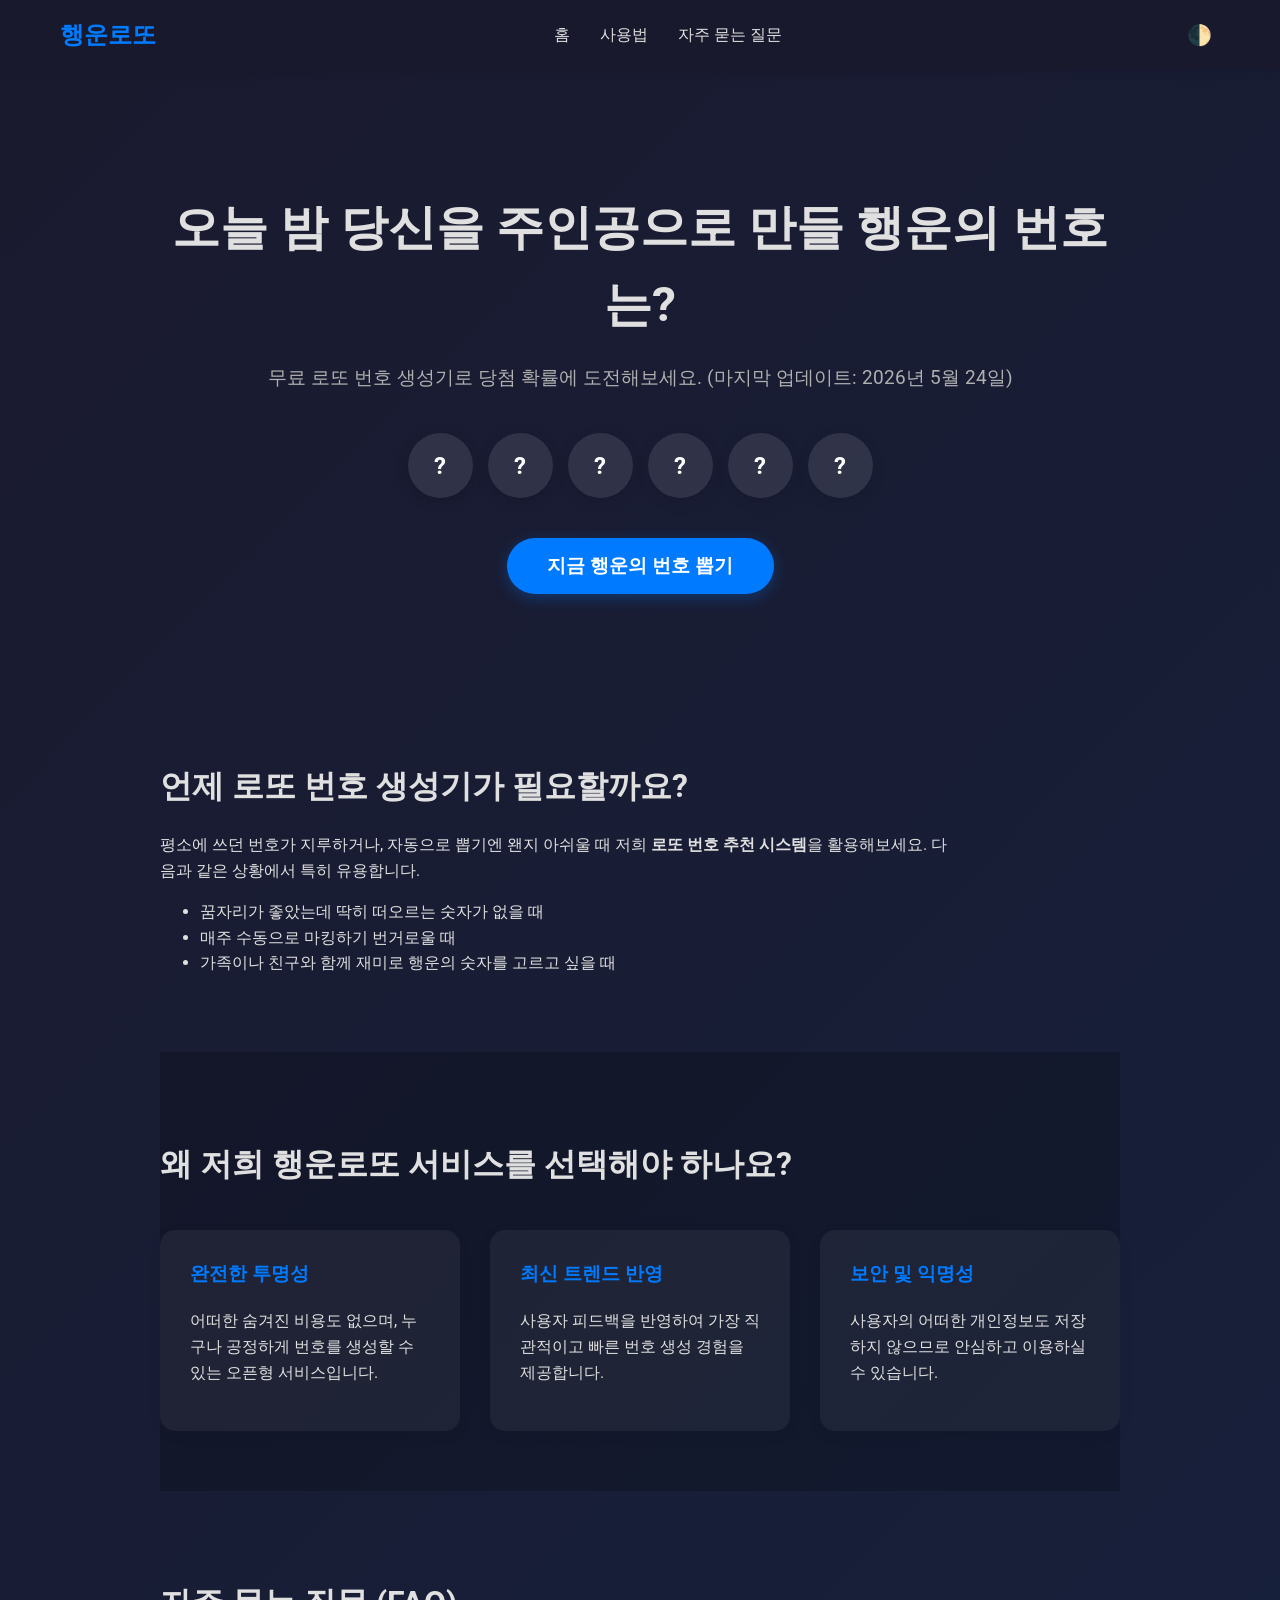
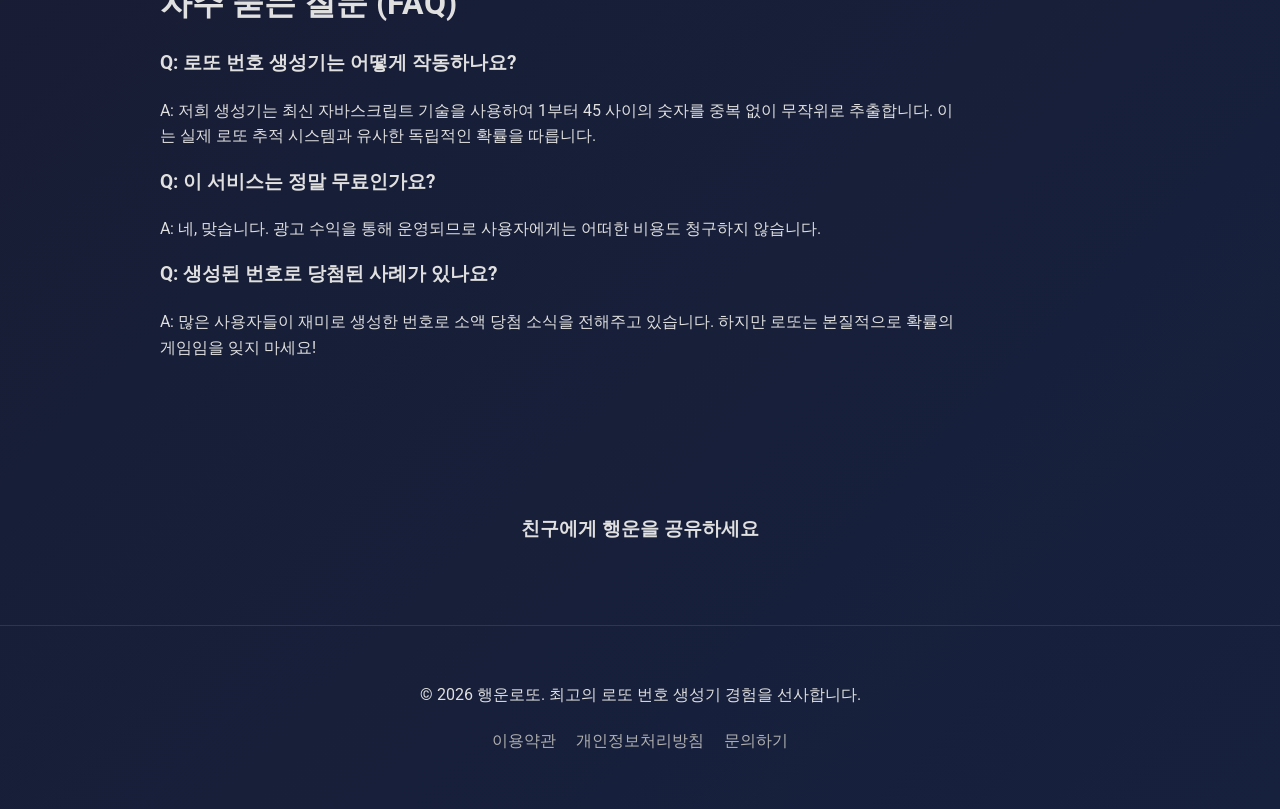
<file: index.html>
<!DOCTYPE html>
<html lang="ko">
<head>
    <meta charset="UTF-8">
    <meta name="viewport" content="width=device-width, initial-scale=1.0">
    <title>로또 번호 생성기 - 무료 행운의 로또 당첨 번호 추천 조합</title>
    <meta name="description" content="매주 로또 당첨의 기회를 잡으세요! 가장 정확하고 빠른 로또 번호 생성기입니다. 6개의 행운의 숫자를 무료로 확인하고 오늘 밤 주인공이 되어보세요.">
    <meta name="keywords" content="로또 번호 생성기, 로또 당첨 번호, 무료 로또 번호 생성, 로또 번호 추천, 행운의 숫자 조합, 로또 1등 번호, lotto number generator">
    <link rel="canonical" href="https://lotto.example.com/">
    
    <!-- Favicon -->
    <link rel="icon" href="data:image/svg+xml,<svg xmlns=%22http://www.w3.org/2000/svg%22 viewBox=%220 0 100 100%22><text y=%22.9em%22 font-size=%2290%22>🍀</text></svg>">
    
    <!-- Preload Critical Fonts -->
    <link rel="preconnect" href="https://fonts.googleapis.com">
    <link rel="preconnect" href="https://fonts.gstatic.com" crossorigin>
    <link rel="preload" as="style" href="https://fonts.googleapis.com/css2?family=Noto+Sans+KR:wght@400;700&family=Roboto:wght@400;700&display=swap">
    <link rel="stylesheet" href="https://fonts.googleapis.com/css2?family=Noto+Sans+KR:wght@400;700&family=Roboto:wght@400;700&display=swap" media="print" onload="this.media='all'">
    <noscript><link rel="stylesheet" href="https://fonts.googleapis.com/css2?family=Noto+Sans+KR:wght@400;700&family=Roboto:wght@400;700&display=swap"></noscript>

    <!-- Open Graph / Facebook -->
    <meta property="og:type" content="website">
    <meta property="og:url" content="https://lotto.example.com/">
    <meta property="og:title" content="로또 번호 생성기 - 오늘 당신의 행운의 숫자를 확인하세요">
    <meta property="og:description" content="무료로 6개의 행운의 로또 번호를 생성하세요. 간편하고 직관적인 사용법으로 당첨의 꿈에 한 걸음 더 다가가세요.">
    <meta property="og:image" content="https://lotto.example.com/og-image.jpg">

    <!-- Twitter -->
    <meta property="twitter:card" content="summary_large_image">
    <meta property="twitter:url" content="https://lotto.example.com/">
    <meta property="twitter:title" content="로또 번호 생성기 - 오늘 당신의 행운을 확인하세요">
    <meta property="twitter:description" content="무료로 6개의 행운의 로또 번호를 생성하세요.">
    <meta property="twitter:image" content="https://lotto.example.com/og-image.jpg">

    <!-- Google tag (gtag.js) -->
    <script async src="https://www.googletagmanager.com/gtag/js?id=G-DZVC2LMC1Z"></script>
    <script>
      window.dataLayer = window.dataLayer || [];
      function gtag(){dataLayer.push(arguments);}
      gtag('js', new Date());
      gtag('config', 'G-DZVC2LMC1Z');
    </script>
    
    <!-- Microsoft Clarity -->
    <script type="text/javascript">
        (function(c,l,a,r,i,t,y){
            c[a]=c[a]||function(){(c[a].q=c[a].q||[]).push(arguments)};
            t=l.createElement(r);t.async=1;t.src="https://www.clarity.ms/tag/"+i;
            y=l.getElementsByTagName(r)[0];y.parentNode.insertBefore(t,y);
        })(window, document, "clarity", "script", "ww6n7l0m50");
    </script>

    <meta name="google-adsense-account" content="ca-pub-3994488095397921">
    <script async src="https://pagead2.googlesyndication.com/pagead/js/adsbygoogle.js?client=ca-pub-3994488095397921"
     crossorigin="anonymous"></script>
    
    <link rel="stylesheet" href="style.css">

    <!-- Structured Data (JSON-LD) -->
    <script type="application/ld+json">
    [
      {
        "@context": "https://schema.org",
        "@type": "WebApplication",
        "name": "로또 번호 생성기",
        "url": "https://lotto.example.com/",
        "description": "사용자에게 무작위로 로또 번호를 생성해주는 무료 웹 애플리케이션입니다.",
        "applicationCategory": "Tool",
        "operatingSystem": "All",
        "offers": {
          "@type": "Offer",
          "price": "0",
          "priceCurrency": "KRW"
        }
      },
      {
        "@context": "https://schema.org",
        "@type": "FAQPage",
        "mainEntity": [
          {
            "@type": "Question",
            "name": "로또 번호 생성기는 어떻게 작동하나요?",
            "acceptedAnswer": {
              "@type": "Answer",
              "text": "저희 생성기는 자바스크립트의 난수 생성 알고리즘을 사용하여 1부터 45 사이의 숫자 중 중복되지 않는 6개를 무작위로 추출합니다."
            }
          },
          {
            "@type": "Question",
            "name": "이 서비스를 이용하는 데 비용이 드나요?",
            "acceptedAnswer": {
              "@type": "Answer",
              "text": "아니요, 저희 로또 번호 생성 서비스는 100% 무료이며 회원가입 없이도 누구나 무제한으로 이용하실 수 있습니다."
            }
          },
          {
            "@type": "Question",
            "name": "생성된 번호가 실제로 당첨될 확률은 얼마나 되나요?",
            "acceptedAnswer": {
              "@type": "Answer",
              "text": "로또 1등 당첨 확률은 약 814만 분의 1로 매우 낮습니다. 생성기는 무작위 추출 도구일 뿐 당첨을 보장하지 않으므로 재미로 즐겨주시기 바랍니다."
            }
          }
        ]
      }
    ]
    </script>
</head>
<body>
    <header>
        <nav>
            <div class="logo">행운로또</div>
            <ul>
                <li><a href="#home">홈</a></li>
                <li><a href="#how-to">사용법</a></li>
                <li><a href="#faq">자주 묻는 질문</a></li>
            </ul>
            <div class="theme-toggle">
                <button id="theme-btn" aria-label="다크 모드 전환">🌓</button>
            </div>
        </nav>
    </header>

    <main class="container">
        <section id="home" class="hero-section">
            <h1>오늘 밤 당신을 주인공으로 만들 행운의 번호는?</h1>
            <p class="subtitle">무료 로또 번호 생성기로 당첨 확률에 도전해보세요. (마지막 업데이트: 2026년 5월 24일)</p>
            
            <div class="numbers-container">
                <div class="number-circle">?</div>
                <div class="number-circle">?</div>
                <div class="number-circle">?</div>
                <div class="number-circle">?</div>
                <div class="number-circle">?</div>
                <div class="number-circle">?</div>
            </div>
            <button id="generate-btn">지금 행운의 번호 뽑기</button>
        </section>

        <section id="how-to" class="content-section">
            <h2>언제 로또 번호 생성기가 필요할까요?</h2>
            <div class="text-content">
                <p>평소에 쓰던 번호가 지루하거나, 자동으로 뽑기엔 왠지 아쉬울 때 저희 <strong>로또 번호 추천 시스템</strong>을 활용해보세요. 다음과 같은 상황에서 특히 유용합니다.</p>
                <ul>
                    <li>꿈자리가 좋았는데 딱히 떠오르는 숫자가 없을 때</li>
                    <li>매주 수동으로 마킹하기 번거로울 때</li>
                    <li>가족이나 친구와 함께 재미로 행운의 숫자를 고르고 싶을 때</li>
                </ul>
            </div>
        </section>

        <section id="features" class="content-section secondary-bg">
            <h2>왜 저희 행운로또 서비스를 선택해야 하나요?</h2>
            <div class="features-grid">
                <article class="feature-card">
                    <h3>완전한 투명성</h3>
                    <p>어떠한 숨겨진 비용도 없으며, 누구나 공정하게 번호를 생성할 수 있는 오픈형 서비스입니다.</p>
                </article>
                <article class="feature-card">
                    <h3>최신 트렌드 반영</h3>
                    <p>사용자 피드백을 반영하여 가장 직관적이고 빠른 번호 생성 경험을 제공합니다.</p>
                </article>
                <article class="feature-card">
                    <h3>보안 및 익명성</h3>
                    <p>사용자의 어떠한 개인정보도 저장하지 않으므로 안심하고 이용하실 수 있습니다.</p>
                </article>
            </div>
        </section>

        <section id="faq" class="content-section">
            <h2>자주 묻는 질문 (FAQ)</h2>
            <div class="text-content">
                <div class="faq-item">
                    <h3>Q: 로또 번호 생성기는 어떻게 작동하나요?</h3>
                    <p>A: 저희 생성기는 최신 자바스크립트 기술을 사용하여 1부터 45 사이의 숫자를 중복 없이 무작위로 추출합니다. 이는 실제 로또 추적 시스템과 유사한 독립적인 확률을 따릅니다.</p>
                </div>
                <div class="faq-item">
                    <h3>Q: 이 서비스는 정말 무료인가요?</h3>
                    <p>A: 네, 맞습니다. 광고 수익을 통해 운영되므로 사용자에게는 어떠한 비용도 청구하지 않습니다.</p>
                </div>
                <div class="faq-item">
                    <h3>Q: 생성된 번호로 당첨된 사례가 있나요?</h3>
                    <p>A: 많은 사용자들이 재미로 생성한 번호로 소액 당첨 소식을 전해주고 있습니다. 하지만 로또는 본질적으로 확률의 게임임을 잊지 마세요!</p>
                </div>
            </div>
        </section>

        <section class="content-section">
            <div class="container" style="text-align: center;">
                <h3>친구에게 행운을 공유하세요</h3>
                <!-- AddToAny BEGIN -->
                <div class="a2a_kit a2a_kit_size_32 a2a_default_style" style="display: flex; justify-content: center; gap: 10px; margin-top: 20px;">
                <a class="a2a_dd" href="https://www.addtoany.com/share"></a>
                <a class="a2a_button_facebook"></a>
                <a class="a2a_button_mastodon"></a>
                <a class="a2a_button_email"></a>
                <a class="a2a_button_x"></a>
                <a class="a2a_button_threads"></a>
                <a class="a2a_button_sms"></a>
                <a class="a2a_button_whatsapp"></a>
                </div>
                <script defer src="https://static.addtoany.com/menu/page.js"></script>
                <!-- AddToAny END -->
            </div>
        </section>
    </main>

    <footer>
        <div class="container">
            <p>&copy; 2026 행운로또. 최고의 로또 번호 생성기 경험을 선사합니다.</p>
            <ul class="footer-links">
                <li><a href="#">이용약관</a></li>
                <li><a href="#">개인정보처리방침</a></li>
                <li><a href="#">문의하기</a></li>
            </ul>
        </div>
    </footer>

    <script src="main.js" defer></script>
</body>
</html>
</file>
<file: style.css>
:root {
    --bg-gradient: linear-gradient(135deg, #1a1a2e 0%, #16213e 100%);
    --container-bg: rgba(255, 255, 255, 0.05);
    --secondary-bg: rgba(0, 0, 0, 0.2);
    --text-color: #e0e0e0;
    --text-muted: #b0b0b0;
    --accent-color: #007bff;
    --accent-hover: #0056b3;
    --circle-bg: rgba(255, 255, 255, 0.1);
    --header-bg: rgba(26, 26, 46, 0.9);
}

[data-theme="light"] {
    --bg-gradient: linear-gradient(135deg, #f8f9fa 0%, #e9ecef 100%);
    --container-bg: white;
    --secondary-bg: #f1f3f5;
    --text-color: #212529;
    --text-muted: #6c757d;
    --accent-color: #007bff;
    --accent-hover: #0056b3;
    --circle-bg: #dee2e6;
    --header-bg: rgba(255, 255, 255, 0.9);
}

* {
    box-sizing: border-box;
    scroll-behavior: smooth;
}

body {
    font-family: 'Roboto', sans-serif;
    line-height: 1.6;
    color: var(--text-color);
    background: var(--bg-gradient);
    margin: 0;
    transition: background 0.3s ease, color 0.3s ease;
    min-height: 100vh;
}

.container {
    max-width: 1000px;
    margin: 0 auto;
    padding: 0 20px;
}

/* Header & Nav */
header {
    background: var(--header-bg);
    backdrop-filter: blur(10px);
    position: sticky;
    top: 0;
    z-index: 1000;
    box-shadow: 0 2px 10px rgba(0,0,0,0.1);
}

nav {
    display: flex;
    justify-content: space-between;
    align-items: center;
    padding: 15px 20px;
    max-width: 1200px;
    margin: 0 auto;
}

.logo {
    font-size: 24px;
    font-weight: bold;
    color: var(--accent-color);
}

nav ul {
    display: flex;
    list-style: none;
    margin: 0;
    padding: 0;
}

nav ul li {
    margin: 0 15px;
}

nav ul li a {
    text-decoration: none;
    color: var(--text-color);
    font-weight: 500;
    transition: color 0.3s;
}

nav ul li a:hover {
    color: var(--accent-color);
}

/* Hero Section */
.hero-section {
    padding: 80px 0;
    text-align: center;
}

h1 {
    font-size: 3rem;
    margin-bottom: 10px;
}

.subtitle {
    font-size: 1.2rem;
    color: var(--text-muted);
    margin-bottom: 40px;
}

/* Lotto Container */
.numbers-container {
    display: flex;
    justify-content: center;
    gap: 15px;
    margin-bottom: 40px;
    flex-wrap: wrap;
}

.number-circle {
    width: 65px;
    height: 65px;
    border-radius: 50%;
    display: flex;
    justify-content: center;
    align-items: center;
    font-size: 1.5rem;
    font-weight: bold;
    color: white;
    background-color: var(--circle-bg);
    box-shadow: 0 4px 15px rgba(0, 0, 0, 0.1);
    transition: transform 0.3s ease, background-color 0.3s ease;
}

.number-circle:hover {
    transform: scale(1.1);
}

#generate-btn {
    padding: 15px 40px;
    font-size: 1.2rem;
    font-weight: bold;
    color: white;
    background-color: var(--accent-color);
    border: none;
    border-radius: 30px;
    cursor: pointer;
    transition: background-color 0.3s, transform 0.2s, box-shadow 0.3s;
    box-shadow: 0 4px 15px rgba(0, 123, 255, 0.3);
}

#generate-btn:hover {
    background-color: var(--accent-hover);
    transform: translateY(-2px);
    box-shadow: 0 6px 20px rgba(0, 123, 255, 0.4);
}

/* Content Sections */
.content-section {
    padding: 60px 0;
}

.secondary-bg {
    background-color: var(--secondary-bg);
}

.text-content {
    max-width: 800px;
}

h2 {
    font-size: 2rem;
    margin-bottom: 20px;
}

.features-grid {
    display: grid;
    grid-template-columns: repeat(auto-fit, minmax(250px, 1fr));
    gap: 30px;
    margin-top: 40px;
}

.feature-card {
    background: var(--container-bg);
    padding: 30px;
    border-radius: 15px;
    box-shadow: 0 4px 15px rgba(0,0,0,0.05);
}

.feature-card h3 {
    margin-top: 0;
    color: var(--accent-color);
}

/* Footer */
footer {
    padding: 40px 0;
    text-align: center;
    border-top: 1px solid var(--circle-bg);
}

.footer-links {
    list-style: none;
    padding: 0;
    display: flex;
    justify-content: center;
    gap: 20px;
    margin-top: 20px;
}

.footer-links a {
    text-decoration: none;
    color: var(--text-muted);
}

/* Theme Toggle */
#theme-btn {
    background: none;
    border: none;
    font-size: 20px;
    cursor: pointer;
    padding: 8px;
    border-radius: 50%;
    transition: background 0.3s;
}

#theme-btn:hover {
    background: var(--circle-bg);
}

@media (max-width: 600px) {
    h1 { font-size: 2rem; }
    .number-circle { width: 50px; height: 50px; font-size: 1.2rem; }
}
</file>
